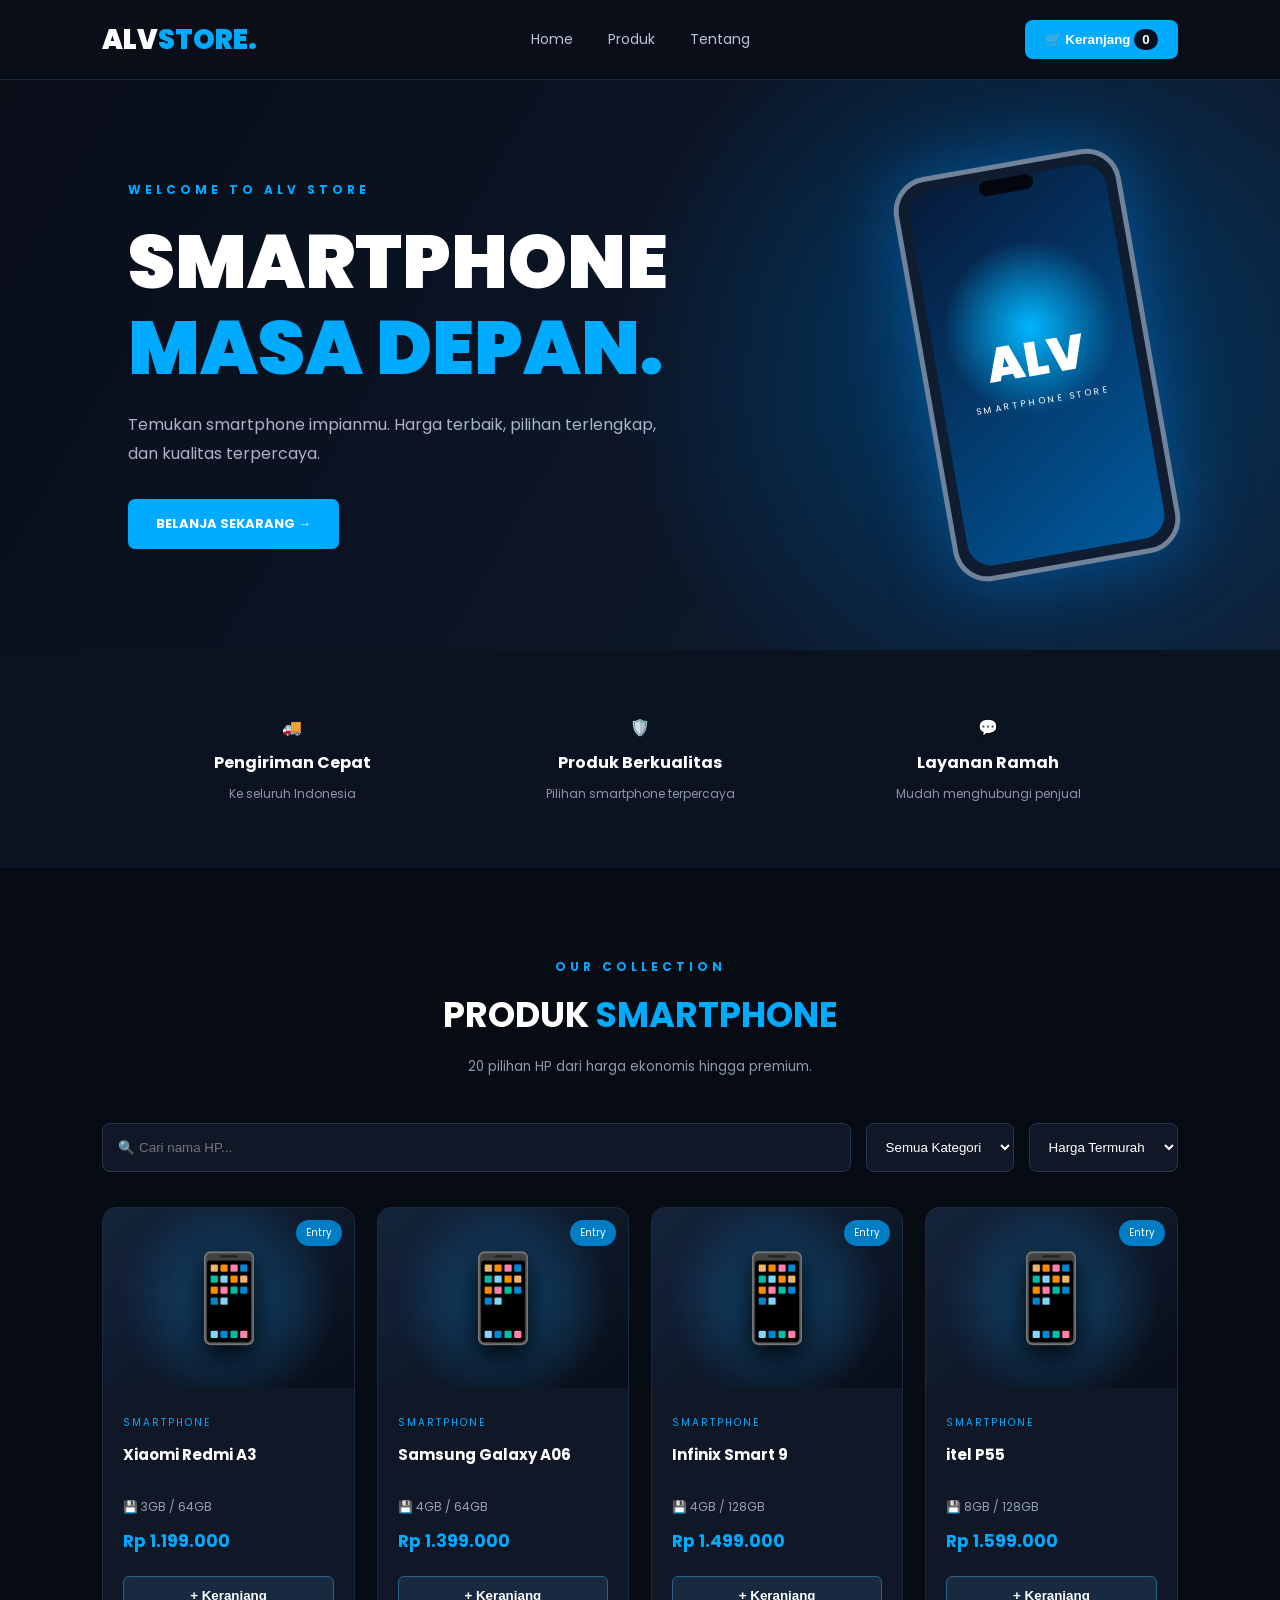
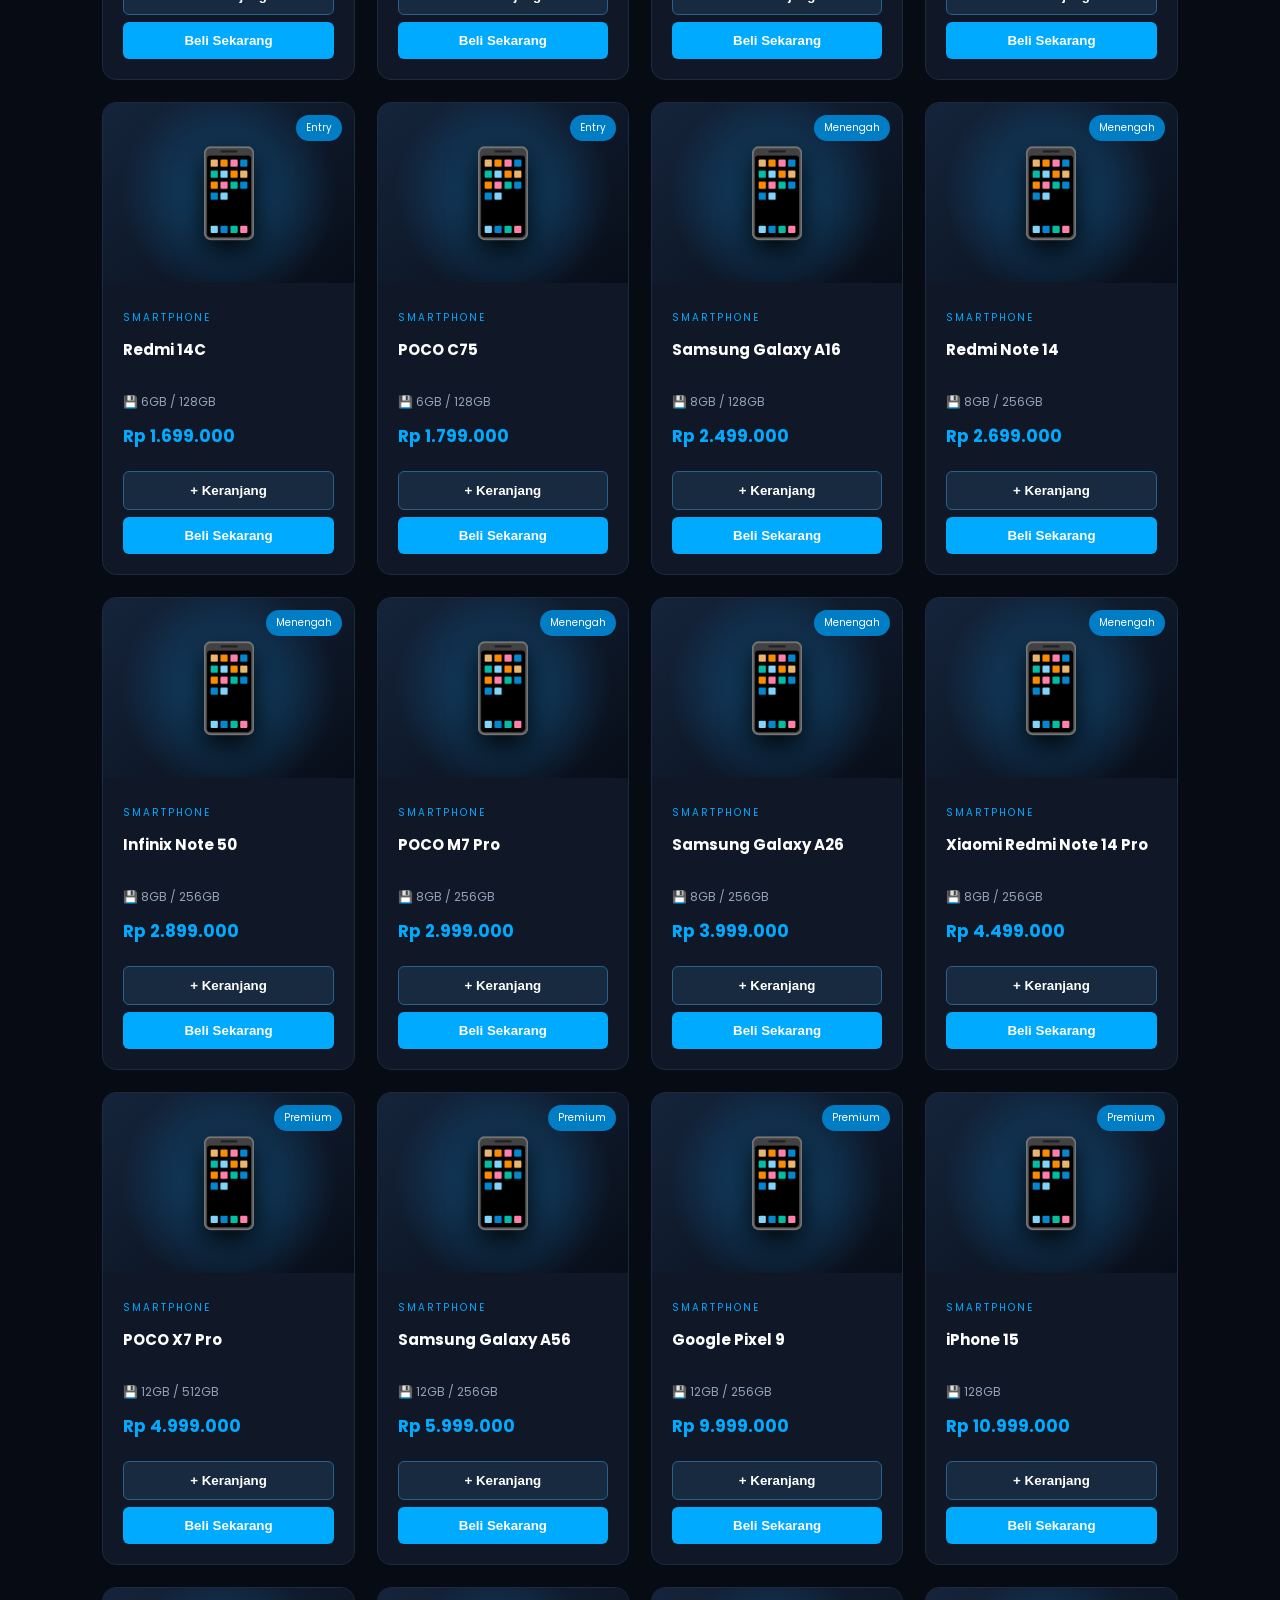
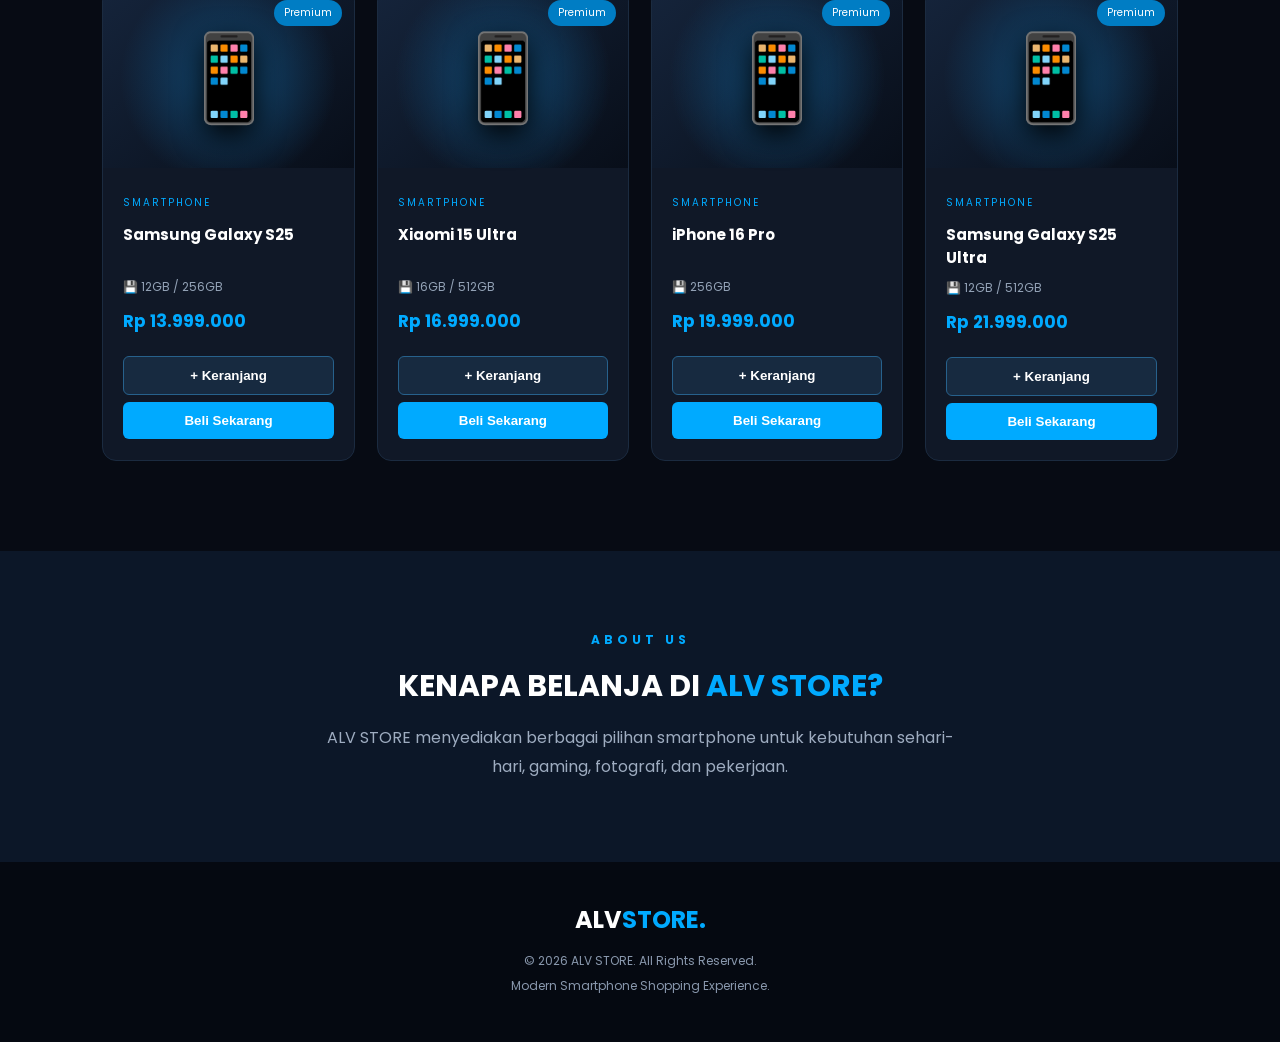
<file: index.html>
<!DOCTYPE html>
<html lang="id">
<head>
    <meta charset="UTF-8">
    <meta name="viewport" content="width=device-width, initial-scale=1.0">
    <title>ALV STORE - Toko HP Modern</title>
    <link rel="stylesheet" href="style.css">
</head>
<body>

<header class="navbar">
    <a href="#" class="logo">ALV<span>STORE.</span></a>

    <nav>
        <a href="#home">Home</a>
        <a href="#produk">Produk</a>
        <a href="#tentang">Tentang</a>
    </nav>

    <button class="cart-btn" onclick="lihatKeranjang()">
        🛒 Keranjang <span id="jumlah">0</span>
    </button>
</header>

<section class="hero" id="home">
    <div class="hero-content">
        <p class="tag">WELCOME TO ALV STORE</p>
        <h1>SMARTPHONE<br>
            <span>MASA DEPAN.</span>
        </h1>
        <p>
            Temukan smartphone impianmu.
            Harga terbaik, pilihan terlengkap,
            dan kualitas terpercaya.
        </p>
        <a href="#produk" class="hero-btn">BELANJA SEKARANG →</a>
    </div>

    <div class="hero-image">
        <div class="phone-art">
            <div class="phone-screen">
                <div class="camera"></div>
                <span>ALV</span>
                <small>SMARTPHONE STORE</small>
            </div>
        </div>
    </div>
</section>

<section class="features">
    <div>🚚 <h3>Pengiriman Cepat</h3>
        <p>Ke seluruh Indonesia</p></div>
    <div>🛡️ <h3>Produk Berkualitas</h3>
        <p>Pilihan smartphone terpercaya</p></div>
    <div>💬 <h3>Layanan Ramah</h3>
        <p>Mudah menghubungi penjual</p></div>
</section>

<section class="products" id="produk">
    <div class="section-title">
        <p>OUR COLLECTION</p>
        <h2>PRODUK <span>SMARTPHONE</span></h2>
        <small>20 pilihan HP dari harga ekonomis hingga premium.</small>
    </div>

    <div class="tools">
        <input
            type="text"
            id="search"
            placeholder="🔍 Cari nama HP..."
            oninput="tampilkanProduk()"
        >

        <select id="kategori" onchange="tampilkanProduk()">
            <option value="Semua">Semua Kategori</option>
            <option value="Entry">Entry Level</option>
            <option value="Menengah">Menengah</option>
            <option value="Premium">Premium</option>
        </select>

        <select id="urutan" onchange="tampilkanProduk()">
            <option value="termurah">Harga Termurah</option>
            <option value="termahal">Harga Termahal</option>
        </select>
    </div>

    <div class="product-grid" id="daftarProduk"></div>
</section>

<section class="about" id="tentang">
    <p>ABOUT US</p>
    <h2>KENAPA BELANJA DI <span>ALV STORE?</span></h2>
    <p>
        ALV STORE menyediakan berbagai pilihan smartphone
        untuk kebutuhan sehari-hari, gaming, fotografi,
        dan pekerjaan.
    </p>
</section>

<footer>
    <h2>ALV<span>STORE.</span></h2>
    <p>© 2026 ALV STORE. All Rights Reserved.</p>
    <p>Modern Smartphone Shopping Experience.</p>
</footer>

<script>
const produk = [
    {nama:"Xiaomi Redmi A3", harga:1199000, kategori:"Entry", ram:"3GB / 64GB", emoji:"📱"},
    {nama:"Samsung Galaxy A06", harga:1399000, kategori:"Entry", ram:"4GB / 64GB", emoji:"📱"},
    {nama:"Infinix Smart 9", harga:1499000, kategori:"Entry", ram:"4GB / 128GB", emoji:"📱"},
    {nama:"itel P55", harga:1599000, kategori:"Entry", ram:"8GB / 128GB", emoji:"📱"},
    {nama:"Redmi 14C", harga:1699000, kategori:"Entry", ram:"6GB / 128GB", emoji:"📱"},
    {nama:"POCO C75", harga:1799000, kategori:"Entry", ram:"6GB / 128GB", emoji:"📱"},
    {nama:"Samsung Galaxy A16", harga:2499000, kategori:"Menengah", ram:"8GB / 128GB", emoji:"📱"},
    {nama:"Redmi Note 14", harga:2699000, kategori:"Menengah", ram:"8GB / 256GB", emoji:"📱"},
    {nama:"Infinix Note 50", harga:2899000, kategori:"Menengah", ram:"8GB / 256GB", emoji:"📱"},
    {nama:"POCO M7 Pro", harga:2999000, kategori:"Menengah", ram:"8GB / 256GB", emoji:"📱"},
    {nama:"Samsung Galaxy A26", harga:3999000, kategori:"Menengah", ram:"8GB / 256GB", emoji:"📱"},
    {nama:"Xiaomi Redmi Note 14 Pro", harga:4499000, kategori:"Menengah", ram:"8GB / 256GB", emoji:"📱"},
    {nama:"POCO X7 Pro", harga:4999000, kategori:"Premium", ram:"12GB / 512GB", emoji:"📱"},
    {nama:"Samsung Galaxy A56", harga:5999000, kategori:"Premium", ram:"12GB / 256GB", emoji:"📱"},
    {nama:"Google Pixel 9", harga:9999000, kategori:"Premium", ram:"12GB / 256GB", emoji:"📱"},
    {nama:"iPhone 15", harga:10999000, kategori:"Premium", ram:"128GB", emoji:"📱"},
    {nama:"Samsung Galaxy S25", harga:13999000, kategori:"Premium", ram:"12GB / 256GB", emoji:"📱"},
    {nama:"Xiaomi 15 Ultra", harga:16999000, kategori:"Premium", ram:"16GB / 512GB", emoji:"📱"},
    {nama:"iPhone 16 Pro", harga:19999000, kategori:"Premium", ram:"256GB", emoji:"📱"},
    {nama:"Samsung Galaxy S25 Ultra", harga:21999000, kategori:"Premium", ram:"12GB / 512GB", emoji:"📱"}
];

let keranjang = [];

function rupiah(angka) {
    return new Intl.NumberFormat("id-ID", {
        style:"currency",
        currency:"IDR",
        maximumFractionDigits:0
    }).format(angka);
}

function tampilkanProduk() {
    const tempat = document.getElementById("daftarProduk");
    const cari = document.getElementById("search").value.toLowerCase();
    const kategori = document.getElementById("kategori").value;
    const urutan = document.getElementById("urutan").value;

    let hasil = produk.filter(p =>
        p.nama.toLowerCase().includes(cari) &&
        (kategori === "Semua" || p.kategori === kategori)
    );

    hasil.sort((a,b) =>
        urutan === "termurah" ? a.harga-b.harga : b.harga-a.harga
    );

    tempat.innerHTML = "";

    if (hasil.length === 0) {
        tempat.innerHTML = "<p class='kosong'>Produk tidak ditemukan.</p>";
        return;
    }

    hasil.forEach((p) => {
        const index = produk.indexOf(p);

        tempat.innerHTML += `
            <div class="card">
                <div class="phone-picture">
                    <span class="product-icon">${p.emoji}</span>
                    <span class="category">${p.kategori}</span>
                </div>

                <div class="card-info">
                    <small>SMARTPHONE</small>
                    <h3>${p.nama}</h3>
                    <p class="ram">💾 ${p.ram}</p>
                    <h2>${rupiah(p.harga)}</h2>

                    <button class="buy-btn" onclick="tambahKeranjang(${index})">
                        + Keranjang
                    </button>
                    <button class="wa-btn" onclick="beliWhatsApp(${index})">
                        Beli Sekarang
                    </button>
                </div>
            </div>
        `;
    });
}

function tambahKeranjang(index) {
    keranjang.push(produk[index]);
    document.getElementById("jumlah").textContent = keranjang.length;
    alert(produk[index].nama + " berhasil ditambahkan!");
}

function lihatKeranjang() {
    if (keranjang.length === 0) {
        alert("Keranjang masih kosong!");
        return;
    }

    let pesan = "KERANJANG ALV STORE\n\n";
    let total = 0;

    keranjang.forEach((p, i) => {
        pesan += `${i+1}. ${p.nama} - ${rupiah(p.harga)}\n`;
        total += p.harga;
    });

    pesan += `\nTOTAL: ${rupiah(total)}`;

    if (confirm(pesan + "\n\nLanjut pesan melalui WhatsApp?")) {
        const nomor = "6281234567890";
        window.open(
            "https://wa.me/" + nomor + "?text=" + encodeURIComponent(pesan),
            "_blank"
        );
    }
}

function beliWhatsApp(index) {
    const p = produk[index];
    const nomor = "6281234567890";

    const pesan = `Halo ALV STORE, saya ingin membeli ${p.nama} dengan harga ${rupiah(p.harga)}. Apakah masih tersedia?`;

    window.open(
        "https://wa.me/" + nomor + "?text=" + encodeURIComponent(pesan),
        "_blank"
    );
}

tampilkanProduk();
</script>

</body>
</html>
</file>
<file: style.css>
@import url('https://fonts.googleapis.com/css2?family=Poppins:wght@300;400;500;600;700;800;900&display=swap');

* {
    margin: 0;
    padding: 0;
    box-sizing: border-box;
    scroll-behavior: smooth;
}

body {
    font-family: 'Poppins', sans-serif;
    background: #070b14;
    color: white;
}

:root {
    --blue: #00aaff;
    --dark: #070b14;
    --card: #101827;
}

.navbar {
    height: 80px;
    padding: 0 8%;
    display: flex;
    align-items: center;
    justify-content: space-between;
    background: #090e19;
    border-bottom: 1px solid #18283b;
    position: sticky;
    top: 0;
    z-index: 100;
}

.logo {
    font-size: 27px;
    font-weight: 900;
    color: white;
    text-decoration: none;
}

.logo span, footer span {
    color: var(--blue);
}

nav {
    display: flex;
    gap: 35px;
}

nav a {
    text-decoration: none;
    color: #b8c3d5;
    font-size: 14px;
    transition: .3s;
}

nav a:hover {
    color: var(--blue);
}

.cart-btn {
    background: var(--blue);
    color: white;
    padding: 12px 20px;
    border: none;
    border-radius: 8px;
    cursor: pointer;
    font-weight: bold;
}

#jumlah {
    background: #07111d;
    padding: 3px 8px;
    border-radius: 20px;
}

.hero {
    min-height: 570px;
    padding: 80px 10%;
    display: flex;
    align-items: center;
    justify-content: space-between;
    background:
        radial-gradient(circle at 80% 50%, #003d6b 0%, transparent 38%),
        linear-gradient(120deg, #080d18, #101e34);
    overflow: hidden;
}

.hero-content {
    max-width: 550px;
}

.tag, .section-title p, .about > p:first-child {
    color: var(--blue);
    letter-spacing: 4px;
    font-size: 12px;
    font-weight: bold;
}

.hero h1 {
    font-size: clamp(45px, 6vw, 75px);
    line-height: 1.15;
    margin: 20px 0;
    font-weight: 900;
}

.hero h1 span, .section-title span, .about span {
    color: var(--blue);
}

.hero-content > p:not(.tag) {
    color: #a8b5c8;
    line-height: 1.8;
    margin-bottom: 30px;
}

.hero-btn {
    display: inline-block;
    background: var(--blue);
    color: white;
    text-decoration: none;
    padding: 15px 28px;
    border-radius: 7px;
    font-size: 13px;
    font-weight: bold;
    transition: .3s;
}

.hero-btn:hover {
    background: white;
    color: #07111d;
    transform: translateY(-4px);
}

.phone-art {
    width: 230px;
    height: 410px;
    padding: 10px;
    border: 5px solid #71839b;
    border-radius: 35px;
    background: #101c30;
    transform: rotate(-10deg);
    box-shadow: 0 0 70px #008cff65;
    animation: melayang 4s ease-in-out infinite;
}

.phone-screen {
    width: 100%;
    height: 100%;
    border-radius: 25px;
    background:
        radial-gradient(circle at 50% 40%, #00b7ff, transparent 35%),
        linear-gradient(145deg, #071a3a, #005a9d);
    display: flex;
    flex-direction: column;
    align-items: center;
    justify-content: center;
}

.phone-screen span {
    font-size: 48px;
    font-weight: 900;
}

.phone-screen small {
    font-size: 9px;
    letter-spacing: 3px;
}

.camera {
    position: absolute;
    top: 10px;
    width: 55px;
    height: 15px;
    border-radius: 20px;
    background: #03070d;
}

@keyframes melayang {
    0%,100% { transform: translateY(0) rotate(-10deg); }
    50% { transform: translateY(-20px) rotate(-7deg); }
}

.features {
    display: grid;
    grid-template-columns: repeat(3, 1fr);
    gap: 20px;
    padding: 45px 10%;
    background: #0b1220;
    text-align: center;
}

.features div {
    padding: 20px;
}

.features h3 {
    font-size: 16px;
    margin: 10px 0;
}

.features p {
    color: #8998ad;
    font-size: 12px;
}

.products {
    padding: 90px 8%;
}

.section-title {
    text-align: center;
    margin-bottom: 45px;
}

.section-title h2 {
    font-size: 35px;
    margin: 12px 0;
}

.section-title small {
    color: #8c9aaf;
}

.tools {
    display: flex;
    gap: 15px;
    margin-bottom: 35px;
}

.tools input, .tools select {
    background: #101827;
    color: white;
    border: 1px solid #24374d;
    padding: 15px;
    border-radius: 8px;
    outline: none;
}

.tools input {
    flex: 1;
}

.tools select {
    cursor: pointer;
}

.tools input:focus, .tools select:focus {
    border-color: var(--blue);
}

.product-grid {
    display: grid;
    grid-template-columns: repeat(4, 1fr);
    gap: 22px;
}

.card {
    background: var(--card);
    border: 1px solid #1b2b40;
    border-radius: 14px;
    overflow: hidden;
    transition: .35s;
}

.card:hover {
    transform: translateY(-8px);
    border-color: var(--blue);
    box-shadow: 0 10px 35px #008cff25;
}

.phone-picture {
    height: 180px;
    display: flex;
    align-items: center;
    justify-content: center;
    position: relative;
    background:
        radial-gradient(circle, #124c78, transparent 70%),
        linear-gradient(140deg, #15243b, #080e19);
}

.product-icon {
    font-size: 85px;
    filter: drop-shadow(0 10px 15px #000);
    transition: .3s;
}

.card:hover .product-icon {
    transform: scale(1.13) rotate(-5deg);
}

.category {
    position: absolute;
    top: 12px;
    right: 12px;
    background: #007dc4;
    padding: 5px 10px;
    border-radius: 20px;
    font-size: 10px;
}

.card-info {
    padding: 20px;
}

.card-info small {
    color: var(--blue);
    font-size: 10px;
    letter-spacing: 2px;
}

.card-info h3 {
    font-size: 15px;
    margin: 10px 0;
    min-height: 45px;
}

.ram {
    font-size: 12px;
    color: #92a1b5;
    margin-bottom: 12px;
}

.card-info h2 {
    color: var(--blue);
    font-size: 17px;
    margin-bottom: 15px;
}

.buy-btn, .wa-btn {
    width: 100%;
    border: none;
    padding: 11px;
    border-radius: 6px;
    cursor: pointer;
    font-weight: bold;
    margin-top: 7px;
    transition: .3s;
}

.buy-btn {
    background: #172a40;
    color: white;
    border: 1px solid #27618c;
}

.buy-btn:hover {
    background: #24547a;
}

.wa-btn {
    background: var(--blue);
    color: white;
}

.wa-btn:hover {
    background: #0073bd;
}

.kosong {
    grid-column: 1 / -1;
    text-align: center;
    color: #a8b5c8;
    padding: 40px;
}

.about {
    text-align: center;
    padding: 80px 15%;
    background: #0c1728;
}

.about h2 {
    font-size: 30px;
    margin: 15px 0;
}

.about > p:last-child {
    color: #9eacc0;
    line-height: 1.8;
    max-width: 650px;
    margin: auto;
}

footer {
    padding: 40px 20px;
    text-align: center;
    background: #050911;
    color: #8998ad;
}

footer h2 {
    color: white;
    margin-bottom: 15px;
}

footer p {
    font-size: 12px;
    margin: 7px;
}

@media(max-width: 1000px) {
    .product-grid {
        grid-template-columns: repeat(3, 1fr);
    }
}

@media(max-width: 700px) {
    .navbar {
        padding: 0 5%;
        height: auto;
        min-height: 75px;
        flex-wrap: wrap;
        gap: 12px;
        padding-top: 15px;
        padding-bottom: 15px;
    }

    nav {
        order: 3;
        width: 100%;
        justify-content: center;
        gap: 22px;
    }

    .hero {
        padding: 65px 7%;
        text-align: center;
        flex-direction: column;
        gap: 50px;
    }

    .phone-art {
        width: 175px;
        height: 320px;
    }

    .features {
        grid-template-columns: 1fr;
    }

    .products {
        padding: 65px 5%;
    }

    .section-title h2 {
        font-size: 25px;
    }

    .tools {
        flex-direction: column;
    }

    .product-grid {
        grid-template-columns: repeat(2, 1fr);
        gap: 12px;
    }

    .card-info {
        padding: 12px;
    }

    .card-info h3 {
        font-size: 13px;
    }

    .card-info h2 {
        font-size: 14px;
    }

    .phone-picture {
        height: 145px;
    }

    .product-icon {
        font-size: 65px;
    }

    .about {
        padding: 65px 7%;
    }
}

@media(max-width: 370px) {
    .product-grid {
        grid-template-columns: 1fr;
    }
}
</file>
